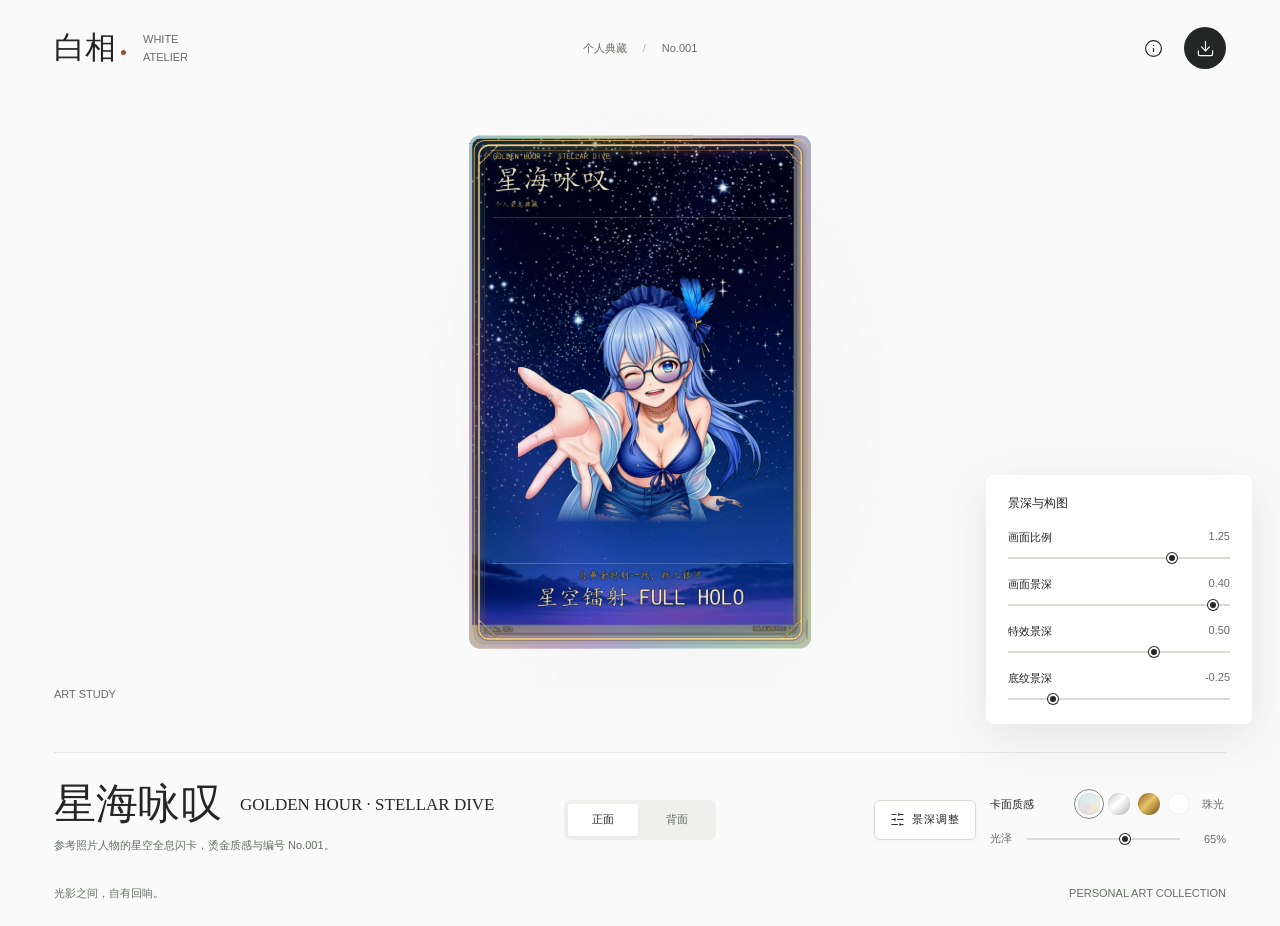
<file: holo-card-001/index.html>
<!doctype html>
<html lang="zh-CN">
  <head>
    <meta charset="utf-8" />
    <meta name="viewport" content="width=device-width,initial-scale=1" />
    <meta name="theme-color" content="#fafafa" />
    <link rel="icon" href="data:," />
    <title>白相 · White Atelier</title>
    <link rel="stylesheet" href="./style.css" />
  </head>
  <body>
    <header class="masthead">
      <a class="wordmark" href="./" aria-label="白相首页"
        ><span class="wordmark-cn">白相<span class="brand-dot"></span></span
        ><span class="wordmark-en">WHITE ATELIER</span></a
      >
      <span class="collection-label"
        >个人典藏 <span>/</span> <span id="edition">STUDY 001</span></span
      >
      <div class="header-actions">
        <button
          class="icon-button"
          id="info"
          aria-label="作品信息"
          title="作品信息"
          disabled
        >
          <i data-lucide="info"></i>
        </button>
        <button
          class="icon-button save-button"
          id="save"
          aria-label="保存卡片图片"
          title="保存卡片图片"
          disabled
        >
          <i data-lucide="download"></i>
        </button>
      </div>
    </header>
    <main>
      <section class="gallery" aria-label="卡片展台">
        <div
          class="stage"
          id="stage"
          tabindex="0"
          role="group"
          aria-label="可旋转的全息卡片"
        >
          <div id="loading" class="loading" role="status">
            <span class="loading-line"></span><span>正在装裱作品</span>
          </div>
        </div>
        <div class="stage-note" aria-hidden="true">
          <span>ART STUDY</span><span id="view-label">01 / FRONT</span>
        </div>
        <div class="parameter-panel" id="parameter-panel">
          <div class="panel-heading">
            <span>景深与构图</span>
          </div>
          <label class="range-row" for="scale"
            ><span>画面比例</span><output id="scale-value"></output
            ><input id="scale" type="range" min="0.95" max="1.35" step="0.01"
          /></label>
          <label class="range-row" for="depth"
            ><span>画面景深</span><output id="depth-value"></output
            ><input id="depth" type="range" min="-0.45" max="0.45" step="0.01"
          /></label>
          <label class="range-row" for="fx-depth"
            ><span>特效景深</span><output id="fx-depth-value"></output
            ><input id="fx-depth" type="range" min="-0.3" max="0.9" step="0.01"
          /></label>
          <label class="range-row" for="bg-depth"
            ><span>底纹景深</span><output id="bg-depth-value"></output
            ><input id="bg-depth" type="range" min="-0.4" max="0.4" step="0.01"
          /></label>
        </div>
      </section>
      <section class="artwork-bar" aria-label="作品与材质">
        <div class="artwork-title">
          <div class="title-line">
            <h1 id="card-title">BOND</h1>
            <span id="subtitle">共生</span>
          </div>
          <p id="description">光与影，彼此相依。</p>
        </div>
        <div class="face-picker" role="group" aria-label="卡片朝向">
          <button id="front" aria-pressed="true" disabled>正面</button
          ><button id="back" aria-pressed="false" disabled>背面</button>
        </div>
        <div class="finish-cluster">
          <button
            id="depth-toggle"
            class="depth-toggle"
            type="button"
            aria-controls="parameter-panel"
            aria-expanded="true"
            aria-label="显示或隐藏景深调整"
            title="显示或隐藏景深调整"
          >
            <i data-lucide="sliders-horizontal"></i><span>景深调整</span>
          </button>
          <div class="finish-control">
          <div class="finish-heading">
            <span>卡面质感</span>
            <div class="swatches" role="group" aria-label="卡面材质">
              <button
                class="swatch pearl"
                data-finish="pearl"
                aria-pressed="true"
                aria-label="珠光"
                title="珠光"
                disabled
              ></button
              ><button
                class="swatch silver"
                data-finish="silver"
                aria-pressed="false"
                aria-label="银箔"
                title="银箔"
                disabled
              ></button
              ><button
                class="swatch gold"
                data-finish="gold"
                aria-pressed="true"
                aria-label="烫金"
                title="烫金"
                disabled
              ></button
              ><button
                class="swatch original"
                data-finish="original"
                aria-pressed="false"
                aria-label="原画"
                title="原画"
                disabled
              ></button>
            </div>
            <span id="finish-name">烫金</span>
          </div>
          <label class="foil-row" for="foil"
            ><span>光泽</span
            ><input
              id="foil"
              type="range"
              min="0"
              max="1"
              step="0.01"
              value="0.52"
              disabled
            /><output id="foil-value">52%</output></label
          >
          </div>
        </div>
      </section>
    </main>
    <footer class="footer">
      <span>光影之间，自有回响。</span><span>PERSONAL ART COLLECTION</span>
    </footer>
    <dialog id="about" aria-labelledby="about-title">
      <button
        id="close-about"
        class="icon-button modal-close"
        aria-label="关闭作品信息"
        title="关闭作品信息"
      >
        <i data-lucide="x"></i>
      </button>
      <p class="dialog-mark">白相</p>
      <h2 id="about-title">共生 / BOND</h2>
      <p id="about-description"></p>
      <dl>
        <div>
          <dt>来源</dt>
          <dd>用户提供的参考作品</dd>
        </div>
        <div>
          <dt>呈现</dt>
          <dd>个人艺术卡片习作</dd>
        </div>
        <div>
          <dt>编号</dt>
          <dd id="about-edition">STUDY 001</dd>
        </div>
      </dl>
    </dialog>
    <div id="notice" role="status" class="notice" hidden></div>
    <script type="module" src="./app.bundle.js"></script>
  </body>
</html>
</file>
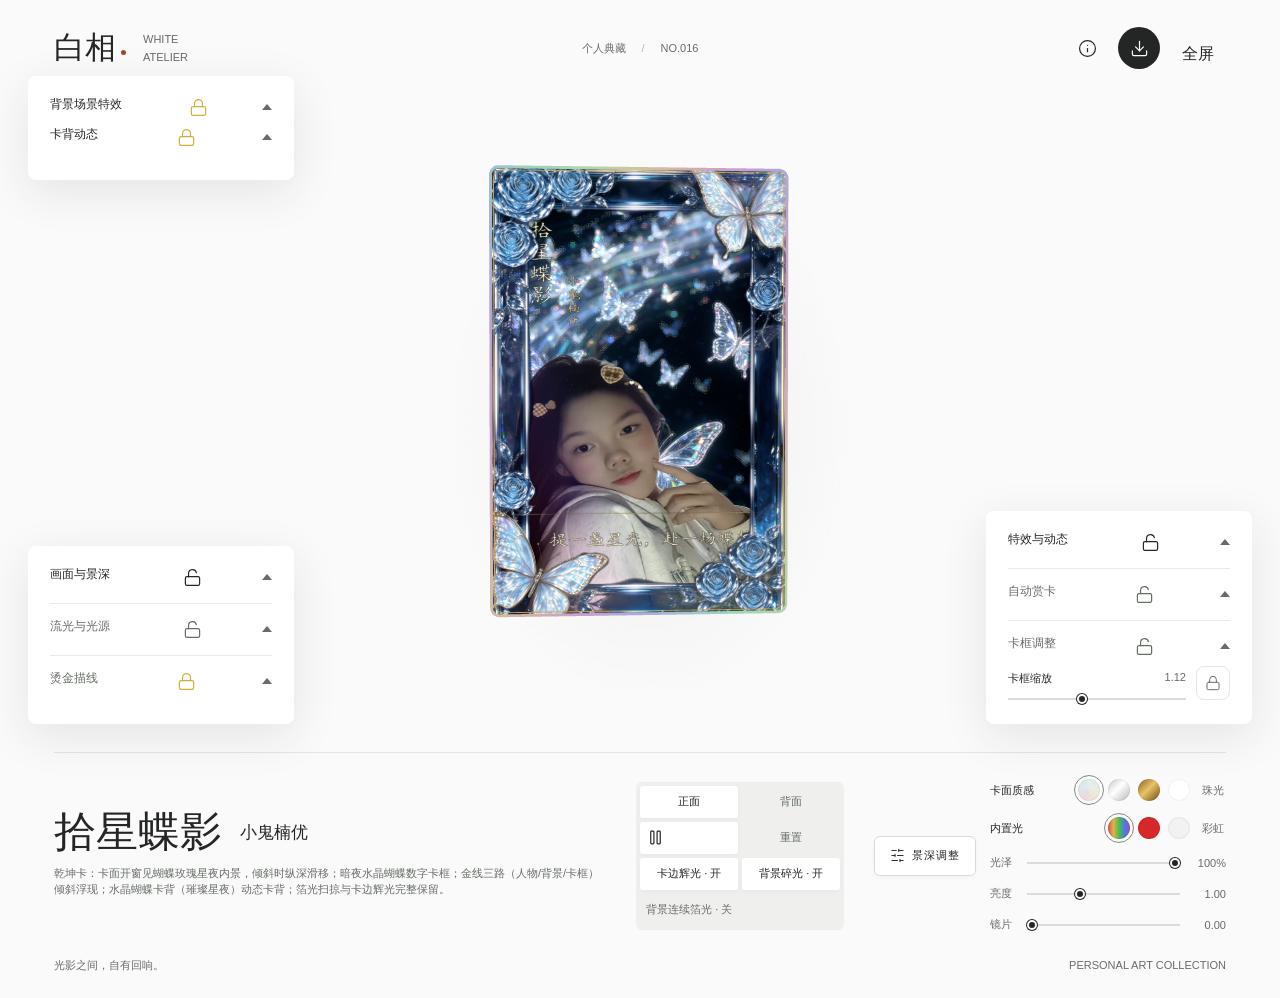
<file: holo-card-016/index.html>
<!doctype html>
<html lang="zh-CN">
  <head>
    <meta charset="utf-8" />
    <meta name="viewport" content="width=device-width,initial-scale=1" />
    <meta name="theme-color" content="#fafafa" />
    <link rel="icon" href="data:," />
    <title>白相 · White Atelier</title>
    <link rel="stylesheet" href="./style.css" />
    <!-- 2026-10-25：删除 head 里的重复 bundle 引用（body 尾已有一份，ES module 按 URL 去重，此处纯冗余） -->
  </head>
  <body>
    <header class="masthead">
      <a class="wordmark" href="./" aria-label="白相首页"
        ><span class="wordmark-cn">白相<span class="brand-dot"></span></span
        ><span class="wordmark-en">WHITE ATELIER</span></a
      >
      <span class="collection-label"
        >个人典藏 <span>/</span> <span id="edition">STUDY 001</span></span
      >
      <div class="header-actions">
        <button
          class="icon-button"
          id="info"
          aria-label="作品信息"
          title="作品信息"
          disabled
        >
          <i data-lucide="info"></i>
        </button>
        <button
          class="icon-button save-button"
          id="save"
          aria-label="保存卡片图片"
          title="保存卡片图片"
          disabled
        >
          <i data-lucide="download"></i>
        </button>
        <button
          class="icon-button"
          id="fs"
          style="width: auto; padding: 0 12px; gap: 6px"
          aria-label="全屏查看"
          title="全屏查看（也可按 F 键）"
        >
          <i data-lucide="maximize"></i><span>全屏</span>
        </button>
      </div>
    </header>
    <main>
      <section class="gallery" aria-label="卡片展台">
        <div
          class="stage"
          id="stage"
          tabindex="0"
          role="group"
          aria-label="可旋转的全息卡片"
        >
          <div id="loading" class="loading" role="status">
            <span class="loading-line"></span><span>正在装裱作品</span>
          </div>
        </div>
        <div class="stage-note" aria-hidden="true">
          <span>ART STUDY</span><span id="view-label">01 / FRONT</span>
        </div>
        <div class="parameter-panel panel-left" id="parameter-panel">
          <div class="panel-heading">
            <span>画面与景深</span>
          </div>
          <label class="range-row" for="scale"
            ><span>画面比例</span><output id="scale-value"></output
            ><input id="scale" type="range" min="0.62" max="1.35" step="0.01"
          /></label>
          <label class="range-row" for="depth"
            ><span>画面景深</span><output id="depth-value"></output
            ><input id="depth" type="range" min="-2.5" max="2.5" step="0.01"
          /></label>
          <label class="range-row" for="bg-depth"
            ><span>底纹景深</span><output id="bg-depth-value"></output
            ><input id="bg-depth" type="range" min="-3.5" max="1.0" step="0.01"
          /></label>
          <label class="range-row" for="reveal-glow" id="reveal-glow-row" hidden
            ><span>显影辉光</span><output id="reveal-glow-value"></output
            ><input id="reveal-glow" type="range" min="0" max="1" step="0.01"
          /></label>
          <div class="panel-heading panel-sub"><span>流光与光源</span></div>
          <label class="range-row" for="sweep-soft"
            ><span>流光柔度</span><output id="sweep-soft-value"></output
            ><input id="sweep-soft" type="range" min="0" max="1" step="0.01"
          /></label>
          <label class="range-row" for="sweep-gain"
            ><span>流光强度</span><output id="sweep-gain-value"></output
            ><input id="sweep-gain" type="range" min="0.2" max="1.5" step="0.01"
          /></label>
          <label class="range-row" for="spot-gain"
            ><span>光源亮度</span><output id="spot-gain-value"></output
            ><input id="spot-gain" type="range" min="0" max="1" step="0.01" value="0.55"
          /></label>
          <label class="range-row" for="spot-radius"
            ><span>光斑大小</span><output id="spot-radius-value"></output
            ><input id="spot-radius" type="range" min="0.12" max="0.7" step="0.01" value="0.32"
          /></label>
          <div class="panel-heading panel-sub"><span>烫金描线</span></div>
          <label class="range-row" for="foil-line"
            ><span>描线强度</span><output id="foil-line-value"></output
            ><input id="foil-line" type="range" min="0" max="2" step="0.01" value="1"
          /></label>
          <div class="foil-line-switches">
            <button id="foil-line-subject" aria-pressed="false" disabled>主体描线 · 关</button>
            <button id="foil-line-bg" aria-pressed="false" disabled>背景描线 · 关</button>
            <button id="foil-line-border" aria-pressed="false" disabled>卡框描线 · 关</button>
            <button id="foil-line-text" aria-pressed="false" disabled>文字描金 · 关</button>
          </div>
        </div>
        <div class="parameter-panel panel-right" id="parameter-panel-2">
          <div class="panel-heading">
            <span>特效与动态</span>
          </div>
          <label class="range-row" for="fx-depth"
            ><span>特效景深</span><output id="fx-depth-value"></output
            ><input id="fx-depth" type="range" min="-0.3" max="0.9" step="0.01"
          /></label>
          <label class="range-row" for="fx-scale"
            ><span>特效比例</span><output id="fx-scale-value"></output
            ><input id="fx-scale" type="range" min="0.6" max="1.8" step="0.01"
          /></label>
          <div class="panel-heading panel-sub"><span>自动赏卡</span></div>
          <label class="range-row" for="sway-yaw"
            ><span>摇摆幅度</span><output id="sway-yaw-value"></output
            ><input id="sway-yaw" type="range" min="0" max="0.6" step="0.01"
          /></label>
          <label class="range-row" for="sway-pitch"
            ><span>俯仰幅度</span><output id="sway-pitch-value"></output
            ><input id="sway-pitch" type="range" min="0" max="0.2" step="0.005"
          /></label>
          <label class="range-row" for="sway-speed"
            ><span>摇摆节奏</span><output id="sway-speed-value"></output
            ><input id="sway-speed" type="range" min="0.2" max="2.5" step="0.05"
          /></label>
          <label class="range-row" for="tilt" id="tilt-row" hidden
            ><span>倾斜显影</span><output id="tilt-value">0%</output
            ><input id="tilt" type="range" min="0" max="1" step="0.01" value="0"
          /></label>
          <div class="panel-heading panel-sub"><span>卡框调整</span></div>
          <div class="border-control" id="border-control" hidden>
            <label class="range-row" for="border-scale">
              <span>卡框缩放</span><output id="border-scale-value"></output>
              <input id="border-scale" type="range" min="0.5" max="2" step="0.01" value="1" />
            </label>
            <button
              id="border-lock"
              class="icon-button lock-button"
              type="button"
              aria-pressed="false"
              aria-label="锁定卡框缩放"
              title="锁定卡框缩放"
            >
              <i data-lucide="lock"></i>
            </button>
          </div>
        </div>
        <div class="parameter-panel panel-left" id="parameter-panel-3">
          <div class="panel-heading" id="backfx-heading" hidden>
            <span>背景场景特效</span>
          </div>
          <div id="backfx-control" hidden>
            <div class="face-picker" id="backfx-picker" role="group" aria-label="背景场景特效"></div>
            <div id="backfx-body">
            <label class="range-row" for="backfx-intensity"
              ><span>强度</span><output id="backfx-intensity-value">0%</output
              ><input
                id="backfx-intensity"
                type="range"
                min="0"
                max="1"
                step="0.01"
                value="0"
            /></label>
            <div id="backfx-params"></div>
            </div>
          </div>
          <div class="panel-heading" id="cardback-heading" hidden>
            <span>卡背动态</span>
          </div>
          <div id="cardback-control" hidden>
            <div id="cardback-params"></div>
          </div>
        </div>
      </section>
      <section class="artwork-bar" aria-label="作品与材质">
        <div class="artwork-title">
          <div class="title-line">
            <h1 id="card-title">BOND</h1>
            <span id="subtitle">共生</span>
          </div>
          <p id="description">光与影，彼此相依。</p>
        </div>
        <div class="face-picker face-picker-actions" role="group" aria-label="卡片朝向与动作">
          <button id="front" aria-pressed="true" disabled>正面</button
          ><button id="back" aria-pressed="false" disabled>背面</button
          ><button id="auto" aria-pressed="false" disabled>自动旋转</button
          ><button id="reset" aria-pressed="false" disabled>重置</button
          ><button id="edge-glow" aria-pressed="true" disabled>卡边辉光 · 开</button
          ><button id="bg-flake" aria-pressed="true" disabled>背景碎光 · 开</button
          ><button id="bg-foil" aria-pressed="false" disabled>背景连续箔光 · 开</button>
        </div>
        <div class="finish-cluster">
          <button
            id="depth-toggle"
            class="depth-toggle"
            type="button"
            aria-controls="parameter-panel parameter-panel-2 parameter-panel-3"
            aria-expanded="true"
            aria-label="显示或隐藏景深调整"
            title="显示或隐藏景深调整"
          >
            <i data-lucide="sliders-horizontal"></i><span>景深调整</span>
          </button>
          <div class="finish-control">
          <div class="finish-heading">
            <span>卡面质感</span>
            <div class="swatches" role="group" aria-label="卡面材质">
              <button
                class="swatch pearl"
                data-finish="pearl"
                aria-pressed="true"
                aria-label="珠光"
                title="珠光"
                disabled
              ></button
              ><button
                class="swatch silver"
                data-finish="silver"
                aria-pressed="false"
                aria-label="银箔"
                title="银箔"
                disabled
              ></button
              ><button
                class="swatch gold"
                data-finish="gold"
                aria-pressed="false"
                aria-label="烫金"
                title="烫金"
                disabled
              ></button
              ><button
                class="swatch original"
                data-finish="original"
                aria-pressed="false"
                aria-label="原画"
                title="原画"
                disabled
              ></button>
            </div>
            <span id="finish-name">烫金</span>
          </div>
          <div class="finish-heading">
            <span>内置光</span>
            <div class="swatches" role="group" aria-label="内置光">
              <button class="swatch" data-light="rainbow" aria-pressed="true" aria-label="彩虹光" title="彩虹光" style="background:linear-gradient(90deg,#e04a4a,#e0b24a,#4ac04a,#4a7de0,#a04ac0)"></button
              ><button class="swatch" data-light="red" aria-pressed="false" aria-label="红光" title="红光" style="background:#d62828"></button
              ><button class="swatch" data-light="white" aria-pressed="false" aria-label="白光" title="白光" style="background:#f2f2f2"></button>
            </div>
            <span id="light-name">彩虹</span>
          </div>
          <label class="foil-row" for="foil"
            ><span>光泽</span
            ><input
              id="foil"
              type="range"
              min="0"
              max="1"
              step="0.01"
              value="0.52"
              disabled
            /><output id="foil-value">52%</output></label
          >
          <label class="foil-row" for="glint"
            ><span>亮度</span
            ><input
              id="glint"
              type="range"
              min="0"
              max="3"
              step="0.01"
              value="1"
            /><output id="glint-value">1.00</output></label
          >
          <label class="foil-row" for="lens"
            ><span>镜片</span
            ><input
              id="lens"
              type="range"
              min="0"
              max="1"
              step="0.01"
              value="0"
            /><output id="lens-value">0.00</output></label
          >
          </div>
        </div>
      </section>
    </main>
    <footer class="footer">
      <span>光影之间，自有回响。</span><span>PERSONAL ART COLLECTION</span>
    </footer>
    <dialog id="about" aria-labelledby="about-title">
      <button
        id="close-about"
        class="icon-button modal-close"
        aria-label="关闭作品信息"
        title="关闭作品信息"
      >
        <i data-lucide="x"></i>
      </button>
      <p class="dialog-mark">白相</p>
      <h2 id="about-title">共生 / BOND</h2>
      <p id="about-description"></p>
      <dl>
        <div>
          <dt>来源</dt>
          <dd>用户提供的参考作品</dd>
        </div>
        <div>
          <dt>呈现</dt>
          <dd>个人艺术卡片习作</dd>
        </div>
        <div>
          <dt>编号</dt>
          <dd id="about-edition">STUDY 001</dd>
        </div>
      </dl>
    </dialog>
    <div id="notice" role="status" class="notice" hidden></div>
    <script type="module" src="./app.bundle.js?v20261025175721"></script>
  </body>
</html>
</file>
<file: holo-card-001/style.css>
@font-face {
  font-family: Atelier;
  src: url("[data-uri]") format("woff2");
  font-weight: 500;
  font-display: swap;
}
:root {
  color-scheme: light;
  --paper: #fafafa;
  --ink: #242625;
  --muted: #666d65;
  --line: #e4e6e3;
  --accent: #a34829;
  --focus: #42645b;
  --control: #f0f1ee;
  font-family: "Helvetica Neue", "PingFang SC", "Microsoft YaHei", sans-serif;
  color: var(--ink);
  background: var(--paper);
  font-synthesis: none;
  letter-spacing: 0;
}
* {
  box-sizing: border-box;
}
body {
  margin: 0;
  min-width: 320px;
}
button,
input,
a {
  -webkit-tap-highlight-color: transparent;
}
button {
  font: inherit;
  color: inherit;
  cursor: pointer;
}
button:disabled {
  opacity: 0.4;
  cursor: wait;
}
button,
a,
input {
  touch-action: manipulation;
}
button {
  border: 0;
  background: none;
}
button:focus-visible,
a:focus-visible,
[tabindex]:focus-visible {
  outline: 2px solid var(--focus);
  outline-offset: 5px;
}
input:focus-visible {
  outline: 2px solid var(--focus);
  outline-offset: 5px;
}
::selection {
  background: #e6ddd7;
  color: #242625;
}
button,
a {
  color: inherit;
}
a {
  text-decoration: none;
}
svg {
  width: 19px;
  height: 19px;
  stroke-width: 1.5;
  display: block;
}
button svg {
  pointer-events: none;
}
[hidden] {
  display: none !important;
}
.masthead {
  height: 96px;
  display: grid;
  grid-template-columns: 1fr auto 1fr;
  align-items: center;
  padding: 0 54px;
  position: relative;
  z-index: 2;
}
.wordmark {
  display: flex;
  align-items: center;
  gap: 17px;
  width: max-content;
}
.wordmark-cn {
  font-family: "Songti SC", "STSong", serif;
  font-size: 31px;
  position: relative;
  white-space: nowrap;
}
.brand-dot {
  display: inline-block;
  width: 5px;
  height: 5px;
  background: var(--accent);
  border-radius: 50%;
  margin: 0 0 3px 5px;
}
.wordmark-en {
  font-size: 11px;
  font-weight: 500;
  color: var(--muted);
  max-width: 60px;
  line-height: 1.65;
}
.collection-label {
  font-size: 11px;
  color: var(--muted);
  display: flex;
  gap: 16px;
  align-items: center;
  font-variant-numeric: tabular-nums;
}
.collection-label > span:first-child {
  color: #b4b8b2;
}
.header-actions {
  justify-self: end;
  display: flex;
  gap: 10px;
}
.icon-button {
  width: 42px;
  height: 42px;
  display: inline-grid;
  place-items: center;
  border-radius: 50%;
  transition:
    background 0.18s,
    color 0.18s;
}
.icon-button:hover:not(:disabled) {
  background: #e9ebe6;
}
.icon-button[aria-pressed="true"] {
  color: var(--accent);
  background: #f1eae5;
}
.save-button {
  background: var(--ink);
  color: #fff;
}
.save-button:hover:not(:disabled) {
  background: #474a44;
  color: white;
}
.gallery {
  height: calc(100svh - 278px);
  min-height: 440px;
  max-height: 850px;
  position: relative;
}
.stage {
  position: absolute;
  inset: 0 0 30px;
  outline-offset: -10px !important;
  cursor: grab;
  touch-action: pan-y;
}
.stage.dragging {
  cursor: grabbing;
  touch-action: none;
}
.stage canvas {
  width: 100%;
  height: 100%;
  display: block;
}
/* CSS-3D fallback card (WebGL unavailable): layered 3D without the engine.
   background/effects/subject/text float at their own translateZ offsets, the
   whole card tilts under the pointer and flips to a gold back. */
.fallback3d {
  position: absolute;
  inset: 0;
  perspective: 1000px;
  display: flex;
  align-items: center;
  justify-content: center;
  padding: 26px 40px;
}
.flipper3d {
  position: relative;
  height: 100%;
  aspect-ratio: 2 / 3;
  max-width: 100%;
  transform-style: preserve-3d;
  will-change: transform;
}
.card3d {
  position: absolute;
  inset: 0;
  transform-style: preserve-3d;
  will-change: transform;
}
.face3d {
  position: absolute;
  inset: 0;
  transform-style: preserve-3d;
  backface-visibility: hidden;
  -webkit-backface-visibility: hidden;
  box-shadow:
    0 30px 60px -22px rgba(36, 38, 37, 0.4),
    0 6px 14px rgba(36, 38, 37, 0.14);
}
.layer3d {
  position: absolute;
  inset: 0;
  will-change: transform;
}
.layer3d img {
  position: absolute;
  inset: 0;
  width: 100%;
  height: 100%;
  object-fit: cover;
  display: block;
}
/* Gold-foil laminate: per-finish tint + a cursor-following sheen. */
.foil3d {
  position: absolute;
  inset: 0;
  transform: translateZ(0);
  pointer-events: none;
  opacity: var(--foil-amount, 0.6);
}
.foil3d::after {
  content: "";
  position: absolute;
  inset: 0;
  background: radial-gradient(
    55% 40% at var(--mx, 50%) var(--my, 45%),
    rgba(255, 238, 190, 0.65),
    transparent 70%
  );
  mix-blend-mode: screen;
}
.finish-gold .foil3d {
  background: linear-gradient(
    118deg,
    rgba(230, 180, 80, 0.55),
    rgba(201, 162, 74, 0.18) 45%,
    rgba(255, 244, 210, 0.12) 70%
  );
  mix-blend-mode: overlay;
}
.finish-silver .foil3d {
  background: linear-gradient(
    118deg,
    rgba(210, 214, 220, 0.5),
    rgba(180, 186, 192, 0.16) 45%,
    rgba(245, 248, 252, 0.14) 70%
  );
  mix-blend-mode: soft-light;
}
.finish-pearl .foil3d {
  background: linear-gradient(
    118deg,
    rgba(255, 255, 255, 0.4),
    rgba(200, 205, 215, 0.12) 50%,
    rgba(255, 255, 255, 0.3) 75%
  );
  mix-blend-mode: soft-light;
}
.finish-original .foil3d {
  display: none;
}
.back3d {
  transform: rotateY(180deg);
  background: linear-gradient(135deg, #d8b45e, #f0d89a 38%, #b78a3a 70%, #e3c06b);
}
.back3d::before {
  content: "";
  position: absolute;
  inset: 0;
  background: repeating-linear-gradient(
    115deg,
    rgba(255, 255, 255, 0.14) 0 2px,
    transparent 2px 14px
  );
}
.back-mark {
  position: absolute;
  inset: 0;
  display: flex;
  align-items: center;
  justify-content: center;
  font-family: Atelier, "Songti SC", serif;
  font-size: 34px;
  letter-spacing: 0.3em;
  color: rgba(90, 62, 12, 0.85);
}
@media (max-width: 760px) {
  .fallback3d {
    padding: 18px 22px;
  }
  .flipper3d {
    width: 100%;
    height: auto;
    aspect-ratio: 2 / 3;
  }
}
.stage-note {
  position: absolute;
  inset: auto 54px 18px;
  pointer-events: none;
  display: flex;
  justify-content: space-between;
  font-size: 11px;
  color: var(--muted);
  font-variant-numeric: tabular-nums;
}
.tools {
  position: absolute;
  left: 50%;
  bottom: 0;
  transform: translateX(-50%);
  display: flex;
  align-items: center;
  gap: 7px;
  height: 48px;
  z-index: 3;
  background: var(--paper);
}
.tool-divider {
  height: 17px;
  width: 1px;
  background: var(--line);
  margin: 0 6px;
}
.tools .icon-button {
  width: 40px;
  height: 40px;
}
.loading {
  position: absolute;
  inset: 0;
  display: flex;
  flex-direction: column;
  align-items: center;
  justify-content: center;
  gap: 20px;
  font-size: 12px;
  color: var(--muted);
  white-space: pre-line;
  text-align: center;
  padding: 24px;
}
.loading-line {
  width: 50px;
  height: 1px;
  background: var(--ink);
  animation: loading 1.3s ease-in-out infinite;
  transform-origin: center;
}
.loading.error {
  color: var(--accent);
  gap: 16px;
}
.loading.error button {
  border-bottom: 1px solid currentColor;
  padding: 6px;
}
.parameter-panel {
  /* Anchored to the viewport so the depth controls sit in the free space at the far
     right, clear of the card. (Inside .tools an absolute box can only be placed
     relative to the centred toolbar, which put it on top of the artwork.) The bottom
     offset keeps it clear of the artwork bar's finish swatches and foil slider. */
  position: fixed;
  z-index: 5;
  right: 28px;
  bottom: 176px;
  width: 266px;
  padding: 20px 22px 24px;
  background: #fff;
  border-radius: 8px;
  box-shadow: 0 12px 45px #20261b1a;
}
/* Beside the card the floating panel needs roughly 300px of clear margin; narrower
   than that it stacks under the stage instead of covering the artwork. */
@media (min-width: 761px) and (max-width: 960px) {
  .parameter-panel {
    position: static;
    transform: none;
    width: calc(100% - 48px);
    margin: 28px auto 0;
    box-shadow: none;
    background: #f1f2ee;
  }
}
.panel-heading {
  display: flex;
  align-items: center;
  justify-content: space-between;
  font-size: 12px;
  margin-bottom: 13px;
}
.small {
  width: 26px;
  height: 26px;
}
.small svg {
  width: 16px;
  height: 16px;
}
.range-row {
  display: grid;
  grid-template-columns: 1fr auto;
  gap: 12px;
  font-size: 11px;
  margin-top: 18px;
}
.range-row output {
  font-variant-numeric: tabular-nums;
  color: var(--muted);
}
.range-row input {
  grid-column: 1/-1;
  width: 100%;
  margin: 0;
}
.artwork-bar {
  margin: 34px 54px 0;
  border-top: 1px solid var(--line);
  padding-top: 26px;
  display: grid;
  grid-template-columns: 1fr auto 1fr;
  align-items: center;
  gap: 30px;
  min-height: 108px;
}
.title-line {
  display: flex;
  align-items: center;
  gap: 18px;
}
.title-line h1 {
  font:
    500 42px/0.95 Atelier,
    Georgia,
    serif;
  margin: 0;
  overflow-wrap: anywhere;
  max-width: 22ch;
}
.title-line > span {
  font-family: "Songti SC", "STSong", serif;
  font-size: 17px;
  flex-shrink: 0;
}
.artwork-title p {
  font-size: 11px;
  color: var(--muted);
  margin: 12px 0 0;
  line-height: 1.5;
}
.face-picker {
  display: flex;
  align-items: center;
  gap: 4px;
  background: #eff0ed;
  padding: 4px;
  border-radius: 6px;
}
.face-picker button {
  min-width: 70px;
  height: 32px;
  border-radius: 3px;
  color: var(--muted);
  font-size: 11px;
}
.face-picker button[aria-pressed="true"] {
  background: white;
  color: var(--ink);
  box-shadow: 0 2px 5px #21251c08;
}
/* Right column of the artwork bar: the depth-panel switch sits directly beside the
   finish control, so both read as one cluster. */
.finish-cluster {
  display: flex;
  align-items: center;
  gap: 14px;
  justify-self: end;
}
.depth-toggle {
  display: inline-flex;
  align-items: center;
  gap: 7px;
  height: 40px;
  padding: 0 15px;
  border: 1px solid var(--line);
  border-radius: 6px;
  background: var(--control);
  color: var(--muted);
  font-size: 11px;
  letter-spacing: 0.08em;
  cursor: pointer;
}
.depth-toggle svg {
  width: 15px;
  height: 15px;
}
.depth-toggle:hover {
  color: var(--ink);
}
.depth-toggle[aria-expanded="true"] {
  background: white;
  color: var(--ink);
  border-color: #d8dbd5;
  box-shadow: 0 2px 5px #21251c08;
}
.finish-control {
  width: 236px;
  justify-self: end;
  display: grid;
  gap: 16px;
}
.finish-heading {
  display: flex;
  align-items: center;
  font-size: 11px;
  gap: 12px;
}
.finish-heading > span:first-child {
  margin-right: auto;
}
.finish-heading > span:last-child {
  min-width: 24px;
  color: var(--muted);
  font-size: 11px;
}
.swatches {
  display: flex;
  align-items: center;
  gap: 8px;
}
.swatch {
  width: 22px;
  height: 22px;
  border-radius: 50%;
  position: relative;
  box-shadow: inset 0 0 0 1px #0000000e;
}
.swatch[aria-pressed="true"]:after {
  content: "";
  position: absolute;
  inset: -4px;
  border: 1px solid #858b81;
  border-radius: 50%;
}
.swatch.pearl {
  background: conic-gradient(
    from 30deg,
    #e5edef,
    #ecebd6,
    #eddae1,
    #dce9ed,
    #e5edef
  );
}
.swatch.silver {
  background: linear-gradient(135deg, #c3c6c4, #fff 44%, #b4b9b6);
}
.swatch.gold {
  background: linear-gradient(135deg, #8a5a1c, #e8c468 46%, #6f4a12);
}
.swatch.original {
  background: #fff;
}
.foil-row {
  display: flex;
  align-items: center;
  gap: 15px;
  font-size: 11px;
  color: var(--muted);
}
.foil-row input {
  width: 100%;
  min-width: 40px;
  margin: 0;
}
.foil-row output {
  min-width: 31px;
  text-align: right;
  font-variant-numeric: tabular-nums;
}
.foil-row > span {
  white-space: nowrap;
}
input[type="range"] {
  appearance: none;
  height: 2px;
  background: #daddd6;
  border: 0;
  accent-color: var(--ink);
  cursor: pointer;
}
input[type="range"]::-webkit-slider-thumb {
  appearance: none;
  width: 10px;
  height: 10px;
  border-radius: 50%;
  background: var(--ink);
  border: 2px solid var(--paper);
  box-shadow: 0 0 0 1px var(--ink);
}
input[type="range"]::-moz-range-thumb {
  width: 7px;
  height: 7px;
  border-radius: 50%;
  background: var(--ink);
  border: 1px solid var(--paper);
}
.footer {
  height: 66px;
  margin: 0 54px;
  display: flex;
  justify-content: space-between;
  align-items: center;
  font-size: 11px;
  color: var(--muted);
}
.footer span:last-child {
  font-size: 11px;
}
.notice {
  position: fixed;
  bottom: 26px;
  left: 50%;
  transform: translateX(-50%);
  background: var(--ink);
  color: white;
  padding: 13px 23px;
  border-radius: 6px;
  font-size: 12px;
  z-index: 30;
  max-width: calc(100% - 32px);
  text-align: center;
}
dialog {
  border: 0;
  border-radius: 8px;
  max-width: calc(100% - 40px);
  width: 400px;
  padding: 40px;
  box-shadow: 0 20px 90px #20261b29;
  color: var(--ink);
  background: #fff;
}
dialog::backdrop {
  background: #30342d33;
}
.modal-close {
  position: absolute;
  right: 14px;
  top: 14px;
}
.dialog-mark {
  font:
    27px "Songti SC",
    serif;
  margin: 0 0 34px;
}
dialog h2 {
  font:
    500 27px Atelier,
    "Songti SC",
    serif;
}
dialog > p:not(.dialog-mark) {
  font-size: 13px;
  color: var(--muted);
  line-height: 1.8;
}
dialog dl {
  margin: 30px 0 0;
  padding-top: 14px;
  border-top: 1px solid var(--line);
}
dialog dl > div {
  display: flex;
  justify-content: space-between;
  margin: 13px 0;
  font-size: 11px;
}
dialog dt {
  color: var(--muted);
}
dialog dd {
  margin: 0;
}
dialog h2,
dialog dd {
  overflow-wrap: anywhere;
}
@keyframes loading {
  50% {
    transform: scaleX(0.35);
    opacity: 0.35;
  }
}
@media (min-width: 1600px) {
  .masthead {
    padding: 0 72px;
  }
  .artwork-bar,
  .footer {
    margin-left: 72px;
    margin-right: 72px;
  }
  .stage-note {
    left: 72px;
    right: 72px;
  }
}
@media (max-width: 760px) {
  .masthead {
    height: 78px;
    padding: 0 24px;
    grid-template-columns: 1fr auto;
  }
  .wordmark-cn {
    font-size: 27px;
  }
  .wordmark {
    gap: 12px;
  }
  .wordmark-en {
    font-size: 11px;
  }
  .collection-label {
    display: none;
  }
  .header-actions {
    gap: 5px;
  }
  .header-actions .icon-button {
    width: 38px;
    height: 38px;
  }
  .gallery {
    height: calc(100svh - 330px);
    min-height: 375px;
    max-height: 680px;
  }
  .stage {
    bottom: 42px;
  }
  .stage-note {
    display: none;
  }
  .stage-note > span:first-child {
    display: none;
  }
  .stage-note > span:last-child {
    margin-left: auto;
  }
  .tools {
    bottom: 0;
  }
  .artwork-bar {
    margin: 20px 24px 0;
    padding-top: 24px;
    grid-template-columns: 1fr auto;
    gap: 25px 14px;
    min-height: 0;
  }
  .title-line {
    gap: 13px;
  }
  .title-line h1 {
    font-size: 34px;
  }
  .title-line > span {
    font-size: 15px;
  }
  .artwork-title p {
    font-size: 11px;
    margin-top: 9px;
  }
  .face-picker button {
    min-width: 51px;
    height: 30px;
  }
  /* The depth switch turned .finish-cluster into the grid item, so the cluster — not
     .finish-control — has to own the second row on a phone. Without this the auto
     column claimed ~316px, squeezed the 1fr title column past the bar and wrapped
     景深调整 one glyph per line (~114px of horizontal overflow at 390px). */
  .finish-cluster {
    grid-column: 1/-1;
    width: 100%;
    flex-wrap: wrap;
    justify-content: space-between;
  }
  .finish-control {
    flex: 1 1 100%;
    grid-template-columns: 1fr 1fr;
    gap: 30px;
  }
  .finish-heading {
    gap: 10px;
  }
  .finish-heading > span:first-child {
    font-size: 11px;
  }
  .finish-heading > span:last-child {
    display: none;
  }
  .swatch {
    width: 19px;
    height: 19px;
  }
  .swatches {
    gap: 10px;
  }
  .foil-row {
    gap: 11px;
  }
  .footer {
    height: 62px;
    margin: 0 24px;
    font-size: 11px;
  }
  .footer span:last-child {
    font-size: 11px;
  }
  .parameter-panel {
    position: static;
    transform: none;
    width: calc(100% - 48px);
    margin: 28px auto 0;
    box-shadow: none;
    background: #f1f2ee;
  }
}
@media (max-width: 365px) {
  .masthead {
    padding: 0 18px;
  }
  .artwork-bar,
  .footer {
    margin-left: 18px;
    margin-right: 18px;
  }
  .finish-control {
    gap: 20px;
  }
  .wordmark-en {
    display: none;
  }
  .face-picker button {
    min-width: 46px;
  }
  .title-line h1 {
    font-size: 30px;
  }
}
@media (prefers-reduced-motion: reduce) {
  *,
  *:before,
  *:after {
    animation: none !important;
    transition: none !important;
    scroll-behavior: auto !important;
  }
}
</file>
<file: holo-card-016/style.css>
@font-face {
  font-family: Atelier;
  src: url("[data-uri]") format("woff2");
  font-weight: 500;
  font-display: swap;
}
:root {
  color-scheme: light;
  --paper: #fafafa;
  --ink: #242625;
  --muted: #666d65;
  --line: #e4e6e3;
  --accent: #a34829;
  --focus: #42645b;
  --control: #f0f1ee;
  font-family: "Helvetica Neue", "PingFang SC", "Microsoft YaHei", sans-serif;
  color: var(--ink);
  background: var(--paper);
  font-synthesis: none;
  letter-spacing: 0;
}
* {
  box-sizing: border-box;
}
body {
  margin: 0;
  min-width: 320px;
}
button,
input,
a {
  -webkit-tap-highlight-color: transparent;
}
button {
  font: inherit;
  color: inherit;
  cursor: pointer;
}
button:disabled {
  opacity: 0.4;
  cursor: wait;
}
button,
a,
input {
  touch-action: manipulation;
}
button {
  border: 0;
  background: none;
}
button:focus-visible,
a:focus-visible,
[tabindex]:focus-visible {
  outline: 2px solid var(--focus);
  outline-offset: 5px;
}
input:focus-visible {
  outline: 2px solid var(--focus);
  outline-offset: 5px;
}
::selection {
  background: #e6ddd7;
  color: #242625;
}
button,
a {
  color: inherit;
}
a {
  text-decoration: none;
}
svg {
  width: 19px;
  height: 19px;
  stroke-width: 1.5;
  display: block;
}
button svg {
  pointer-events: none;
}
[hidden] {
  display: none !important;
}
.masthead {
  height: 96px;
  display: grid;
  grid-template-columns: 1fr auto 1fr;
  align-items: center;
  padding: 0 54px;
  position: relative;
  z-index: 2;
}
.wordmark {
  display: flex;
  align-items: center;
  gap: 17px;
  width: max-content;
}
.wordmark-cn {
  font-family: "Songti SC", "STSong", serif;
  font-size: 31px;
  position: relative;
  white-space: nowrap;
}
.brand-dot {
  display: inline-block;
  width: 5px;
  height: 5px;
  background: var(--accent);
  border-radius: 50%;
  margin: 0 0 3px 5px;
}
.wordmark-en {
  font-size: 11px;
  font-weight: 500;
  color: var(--muted);
  max-width: 60px;
  line-height: 1.65;
}
.collection-label {
  font-size: 11px;
  color: var(--muted);
  display: flex;
  gap: 16px;
  align-items: center;
  font-variant-numeric: tabular-nums;
}
.collection-label > span:first-child {
  color: #b4b8b2;
}
.header-actions {
  justify-self: end;
  display: flex;
  gap: 10px;
}
.icon-button {
  width: 42px;
  height: 42px;
  display: inline-grid;
  place-items: center;
  border-radius: 50%;
  transition:
    background 0.18s,
    color 0.18s;
}
.icon-button:hover:not(:disabled) {
  background: #e9ebe6;
}
.icon-button[aria-pressed="true"] {
  color: var(--accent);
  background: #f1eae5;
}
.save-button {
  background: var(--ink);
  color: #fff;
}
.save-button:hover:not(:disabled) {
  background: #474a44;
  color: white;
}
.gallery {
  height: calc(100svh - 278px);
  min-height: 440px;
  max-height: none;
  position: relative;
}
.gallery:fullscreen {
  height: 100vh;
  max-height: none;
}
.gallery:fullscreen .stage {
  inset: 0;
}
.stage {
  position: absolute;
  inset: 0 0 30px;
  outline-offset: -10px !important;
  cursor: grab;
  touch-action: pan-y;
}
.stage.dragging {
  cursor: grabbing;
  touch-action: none;
}
.stage canvas {
  width: 100%;
  height: 100%;
  display: block;
}
/* CSS-3D fallback card (WebGL unavailable): layered 3D without the engine.
   background/effects/subject/text float at their own translateZ offsets, the
   whole card tilts under the pointer and flips to a gold back. */
.fallback3d {
  position: absolute;
  inset: 0;
  perspective: 1000px;
  display: flex;
  align-items: center;
  justify-content: center;
  padding: 26px 40px;
}
.flipper3d {
  position: relative;
  height: 100%;
  aspect-ratio: 2 / 3;
  max-width: 100%;
  transform-style: preserve-3d;
  will-change: transform;
}
.card3d {
  position: absolute;
  inset: 0;
  transform-style: preserve-3d;
  will-change: transform;
}
.face3d {
  position: absolute;
  inset: 0;
  transform-style: preserve-3d;
  backface-visibility: hidden;
  -webkit-backface-visibility: hidden;
  box-shadow:
    0 30px 60px -22px rgba(36, 38, 37, 0.4),
    0 6px 14px rgba(36, 38, 37, 0.14);
}
.layer3d {
  position: absolute;
  inset: 0;
  will-change: transform;
}
.layer3d img {
  position: absolute;
  inset: 0;
  width: 100%;
  height: 100%;
  object-fit: cover;
  display: block;
}
/* Gold-foil laminate: per-finish tint + a cursor-following sheen. */
.foil3d {
  position: absolute;
  inset: 0;
  transform: translateZ(0);
  pointer-events: none;
  opacity: var(--foil-amount, 0.6);
}
.foil3d::after {
  content: "";
  position: absolute;
  inset: 0;
  background: radial-gradient(
    55% 40% at var(--mx, 50%) var(--my, 45%),
    rgba(255, 238, 190, 0.65),
    transparent 70%
  );
  mix-blend-mode: screen;
}
.finish-gold .foil3d {
  background: linear-gradient(
    118deg,
    rgba(230, 180, 80, 0.55),
    rgba(201, 162, 74, 0.18) 45%,
    rgba(255, 244, 210, 0.12) 70%
  );
  mix-blend-mode: overlay;
}
.finish-silver .foil3d {
  background: linear-gradient(
    118deg,
    rgba(210, 214, 220, 0.5),
    rgba(180, 186, 192, 0.16) 45%,
    rgba(245, 248, 252, 0.14) 70%
  );
  mix-blend-mode: soft-light;
}
.finish-pearl .foil3d {
  background: linear-gradient(
    118deg,
    rgba(255, 255, 255, 0.4),
    rgba(200, 205, 215, 0.12) 50%,
    rgba(255, 255, 255, 0.3) 75%
  );
  mix-blend-mode: soft-light;
}
.finish-original .foil3d {
  display: none;
}
.back3d {
  transform: rotateY(180deg);
  background: linear-gradient(135deg, #d8b45e, #f0d89a 38%, #b78a3a 70%, #e3c06b);
}
.back3d::before {
  content: "";
  position: absolute;
  inset: 0;
  background: repeating-linear-gradient(
    115deg,
    rgba(255, 255, 255, 0.14) 0 2px,
    transparent 2px 14px
  );
}
.back-mark {
  position: absolute;
  inset: 0;
  display: flex;
  align-items: center;
  justify-content: center;
  font-family: Atelier, "Songti SC", serif;
  font-size: 34px;
  letter-spacing: 0.3em;
  color: rgba(90, 62, 12, 0.85);
}
@media (max-width: 760px) {
  .fallback3d {
    padding: 18px 22px;
  }
  .flipper3d {
    width: 100%;
    height: auto;
    aspect-ratio: 2 / 3;
  }
}
.stage-note {
  position: absolute;
  inset: auto 54px 18px;
  pointer-events: none;
  display: flex;
  justify-content: space-between;
  font-size: 11px;
  color: var(--muted);
  font-variant-numeric: tabular-nums;
}
.tools {
  position: absolute;
  left: 50%;
  bottom: 0;
  transform: translateX(-50%);
  display: flex;
  align-items: center;
  gap: 7px;
  height: 48px;
  z-index: 3;
  background: var(--paper);
}
.tool-divider {
  height: 17px;
  width: 1px;
  background: var(--line);
  margin: 0 6px;
}
.tools .icon-button {
  width: 40px;
  height: 40px;
}
.loading {
  position: absolute;
  inset: 0;
  display: flex;
  flex-direction: column;
  align-items: center;
  justify-content: center;
  gap: 20px;
  font-size: 12px;
  color: var(--muted);
  white-space: pre-line;
  text-align: center;
  padding: 24px;
}
.loading-line {
  width: 50px;
  height: 1px;
  background: var(--ink);
  animation: loading 1.3s ease-in-out infinite;
  transform-origin: center;
}
.loading.error {
  color: var(--accent);
  gap: 16px;
}
.loading.error button {
  border-bottom: 1px solid currentColor;
  padding: 6px;
}
.parameter-panel {
  /* Anchored to the viewport so the depth controls sit in the free space at the far
     LEFT, clear of the card (2026-10-16 用户要求：本轮面板放左边；此前是 right:28px)。
     (Inside .tools an absolute box can only be placed relative to the centred
     toolbar, which put it on top of the artwork.) The bottom offset keeps it clear
     of the artwork bar's finish swatches and foil slider. */
  position: fixed;
  z-index: 5;
  bottom: 176px;
  width: 266px;
  padding: 20px 22px 24px;
  background: #fff;
  border-radius: 8px;
  box-shadow: 0 12px 45px #20261b1a;
  /* 「上下滑都滑不了」的根因修复：position:fixed 的面板一旦内容超高，
     顶部会顶出视口之外，而 fixed 元素不随页面滚动，用户根本够不着。
     限高 + 面板内滚动，保证任何窗口高度下都够得着。 */
  max-height: calc(100svh - 300px);
  overflow-y: auto;
  overscroll-behavior: contain;
}
/* 参数分两栏：卡片居中时左右各占一条，单栏高度减半，不再挤成一坨。 */
.parameter-panel.panel-left {
  left: 28px;
  right: auto;
}
.parameter-panel.panel-right {
  right: 28px;
  left: auto;
}
/* Beside the card the floating panel needs roughly 300px of clear margin; narrower
   than that it stacks under the stage instead of covering the artwork. */
@media (min-width: 761px) and (max-width: 960px) {
  .parameter-panel {
    position: static;
    transform: none;
    width: calc(100% - 48px);
    margin: 28px auto 0;
    box-shadow: none;
    background: #f1f2ee;
    /* 回到文档流后由页面滚动承载，不再需要面板内限高 */
    max-height: none;
    overflow: visible;
  }
}
.panel-heading {
  display: flex;
  align-items: center;
  justify-content: space-between;
  font-size: 12px;
  margin-bottom: 13px;
}
/* 面板内的分组小标题（如「自动赏卡」）：与主标题之间加一条分隔线，
   避免两段滑轨连成一片分不清归属。 */
.panel-heading.panel-sub {
  margin-top: 20px;
  padding-top: 14px;
  border-top: 1px solid #e8eae3;
  color: var(--muted);
}
.small {
  width: 26px;
  height: 26px;
}
.small svg {
  width: 16px;
  height: 16px;
}
.range-row {
  display: grid;
  grid-template-columns: 1fr auto;
  gap: 12px;
  font-size: 11px;
  margin-top: 18px;
}
.range-row output {
  font-variant-numeric: tabular-nums;
  color: var(--muted);
}
.range-row input {
  grid-column: 1/-1;
  width: 100%;
  margin: 0;
}
.artwork-bar {
  margin: 34px 54px 0;
  border-top: 1px solid var(--line);
  padding-top: 26px;
  display: grid;
  grid-template-columns: 1fr auto auto;
  align-items: center;
  gap: 30px;
  min-height: 108px;
}
.title-line {
  display: flex;
  align-items: center;
  gap: 18px;
}
.title-line h1 {
  font:
    500 42px/0.95 Atelier,
    Georgia,
    serif;
  margin: 0;
  overflow-wrap: anywhere;
  max-width: 22ch;
}
.title-line > span {
  font-family: "Songti SC", "STSong", serif;
  font-size: 17px;
  flex-shrink: 0;
}
.artwork-title p {
  font-size: 11px;
  color: var(--muted);
  margin: 12px 0 0;
  line-height: 1.5;
}
.face-picker {
  flex-wrap: wrap;
  display: flex;
  align-items: center;
  gap: 4px;
  background: #eff0ed;
  padding: 4px;
  border-radius: 6px;
}
.face-picker button {
  min-width: 70px;
  height: 32px;
  border-radius: 3px;
  color: var(--muted);
  font-size: 11px;
}
.face-picker button[aria-pressed="true"] {
  background: white;
  color: var(--ink);
  box-shadow: 0 2px 5px #21251c08;
}
/* Right column of the artwork bar: the depth-panel switch sits directly beside the
   finish control, so both read as one cluster. */
.finish-cluster {
  display: flex;
  align-items: center;
  gap: 14px;
  align-self: start;
}
.face-picker-actions {
  display: grid;
  grid-template-columns: 1fr 1fr;
  gap: 4px;
}
.depth-toggle {
  display: inline-flex;
  align-items: center;
  gap: 7px;
  height: 40px;
  padding: 0 15px;
  border: 1px solid var(--line);
  border-radius: 6px;
  background: var(--control);
  color: var(--muted);
  font-size: 11px;
  letter-spacing: 0.08em;
  cursor: pointer;
}
.depth-toggle svg {
  width: 15px;
  height: 15px;
}
.depth-toggle:hover {
  color: var(--ink);
}
.depth-toggle[aria-expanded="true"] {
  background: white;
  color: var(--ink);
  border-color: #d8dbd5;
  box-shadow: 0 2px 5px #21251c08;
}
.finish-control {
  width: 236px;
  justify-self: end;
  display: grid;
  gap: 16px;
}
.finish-heading {
  display: flex;
  align-items: center;
  font-size: 11px;
  gap: 12px;
}
.finish-heading > span:first-child {
  margin-right: auto;
}
.finish-heading > span:last-child {
  min-width: 24px;
  color: var(--muted);
  font-size: 11px;
}
.swatches {
  display: flex;
  align-items: center;
  gap: 8px;
}
.swatch {
  width: 22px;
  height: 22px;
  border-radius: 50%;
  position: relative;
  box-shadow: inset 0 0 0 1px #0000000e;
}
.swatch[aria-pressed="true"]:after {
  content: "";
  position: absolute;
  inset: -4px;
  border: 1px solid #858b81;
  border-radius: 50%;
}
.swatch.pearl {
  background: conic-gradient(
    from 30deg,
    #e5edef,
    #ecebd6,
    #eddae1,
    #dce9ed,
    #e5edef
  );
}
.swatch.silver {
  background: linear-gradient(135deg, #c3c6c4, #fff 44%, #b4b9b6);
}
.swatch.gold {
  background: linear-gradient(135deg, #8a5a1c, #e8c468 46%, #6f4a12);
}
.swatch.original {
  background: #fff;
}
.foil-row {
  display: flex;
  align-items: center;
  gap: 15px;
  font-size: 11px;
  color: var(--muted);
}
.foil-row input {
  width: 100%;
  min-width: 40px;
  margin: 0;
}
.foil-row output {
  min-width: 31px;
  text-align: right;
  font-variant-numeric: tabular-nums;
}
.foil-row > span {
  white-space: nowrap;
}
input[type="range"] {
  appearance: none;
  height: 2px;
  background: #daddd6;
  border: 0;
  accent-color: var(--ink);
  cursor: pointer;
}
input[type="range"]::-webkit-slider-thumb {
  appearance: none;
  width: 10px;
  height: 10px;
  border-radius: 50%;
  background: var(--ink);
  border: 2px solid var(--paper);
  box-shadow: 0 0 0 1px var(--ink);
}
input[type="range"]::-moz-range-thumb {
  width: 7px;
  height: 7px;
  border-radius: 50%;
  background: var(--ink);
  border: 1px solid var(--paper);
}
.footer {
  height: 66px;
  margin: 0 54px;
  display: flex;
  justify-content: space-between;
  align-items: center;
  font-size: 11px;
  color: var(--muted);
}
.footer span:last-child {
  font-size: 11px;
}
.notice {
  position: fixed;
  bottom: 26px;
  left: 50%;
  transform: translateX(-50%);
  background: var(--ink);
  color: white;
  padding: 13px 23px;
  border-radius: 6px;
  font-size: 12px;
  z-index: 30;
  max-width: calc(100% - 32px);
  text-align: center;
}
dialog {
  border: 0;
  border-radius: 8px;
  max-width: calc(100% - 40px);
  width: 400px;
  padding: 40px;
  box-shadow: 0 20px 90px #20261b29;
  color: var(--ink);
  background: #fff;
}
dialog::backdrop {
  background: #30342d33;
}
.modal-close {
  position: absolute;
  right: 14px;
  top: 14px;
}
.dialog-mark {
  font:
    27px "Songti SC",
    serif;
  margin: 0 0 34px;
}
dialog h2 {
  font:
    500 27px Atelier,
    "Songti SC",
    serif;
}
dialog > p:not(.dialog-mark) {
  font-size: 13px;
  color: var(--muted);
  line-height: 1.8;
}
dialog dl {
  margin: 30px 0 0;
  padding-top: 14px;
  border-top: 1px solid var(--line);
}
dialog dl > div {
  display: flex;
  justify-content: space-between;
  margin: 13px 0;
  font-size: 11px;
}
dialog dt {
  color: var(--muted);
}
dialog dd {
  margin: 0;
}
dialog h2,
dialog dd {
  overflow-wrap: anywhere;
}
@keyframes loading {
  50% {
    transform: scaleX(0.35);
    opacity: 0.35;
  }
}
@media (min-width: 1600px) {
  .masthead {
    padding: 0 72px;
  }
  .artwork-bar,
  .footer {
    margin-left: 72px;
    margin-right: 72px;
  }
  .stage-note {
    left: 72px;
    right: 72px;
  }
}
@media (max-width: 760px) {
  .masthead {
    height: 78px;
    padding: 0 24px;
    grid-template-columns: 1fr auto;
  }
  .wordmark-cn {
    font-size: 27px;
  }
  .wordmark {
    gap: 12px;
  }
  .wordmark-en {
    font-size: 11px;
  }
  .collection-label {
    display: none;
  }
  .header-actions {
    gap: 5px;
  }
  .header-actions .icon-button {
    width: 38px;
    height: 38px;
  }
  .gallery {
    height: calc(100svh - 330px);
    min-height: 375px;
    max-height: 680px;
  }
  .stage {
    bottom: 42px;
  }
  .stage-note {
    display: none;
  }
  .stage-note > span:first-child {
    display: none;
  }
  .stage-note > span:last-child {
    margin-left: auto;
  }
  .tools {
    bottom: 0;
  }
  .artwork-bar {
    margin: 20px 24px 0;
    padding-top: 24px;
    grid-template-columns: 1fr auto;
    gap: 25px 14px;
    min-height: 0;
  }
  .title-line {
    gap: 13px;
  }
  .title-line h1 {
    font-size: 34px;
  }
  .title-line > span {
    font-size: 15px;
  }
  .artwork-title p {
    font-size: 11px;
    margin-top: 9px;
  }
  .face-picker button {
    min-width: 51px;
    height: 30px;
  }
  /* The depth switch turned .finish-cluster into the grid item, so the cluster — not
     .finish-control — has to own the second row on a phone. Without this the auto
     column claimed ~316px, squeezed the 1fr title column past the bar and wrapped
     景深调整 one glyph per line (~114px of horizontal overflow at 390px). */
  .finish-cluster {
    grid-column: 1/-1;
    width: 100%;
    flex-wrap: wrap;
    justify-content: space-between;
  }
  .finish-control {
    flex: 1 1 100%;
    grid-template-columns: 1fr 1fr;
    gap: 30px;
  }
  .finish-heading {
    gap: 10px;
  }
  .finish-heading > span:first-child {
    font-size: 11px;
  }
  .finish-heading > span:last-child {
    display: none;
  }
  .swatch {
    width: 19px;
    height: 19px;
  }
  .swatches {
    gap: 10px;
  }
  .foil-row {
    gap: 11px;
  }
  .footer {
    height: 62px;
    margin: 0 24px;
    font-size: 11px;
  }
  .footer span:last-child {
    font-size: 11px;
  }
  .parameter-panel {
    position: static;
    transform: none;
    width: calc(100% - 48px);
    margin: 28px auto 0;
    box-shadow: none;
    background: #f1f2ee;
    /* 回到文档流后由页面滚动承载，不再需要面板内限高 */
    max-height: none;
    overflow: visible;
  }
}
@media (max-width: 365px) {
  .masthead {
    padding: 0 18px;
  }
  .artwork-bar,
  .footer {
    margin-left: 18px;
    margin-right: 18px;
  }
  .finish-control {
    gap: 20px;
  }
  .wordmark-en {
    display: none;
  }
  .face-picker button {
    min-width: 46px;
  }
  .title-line h1 {
    font-size: 30px;
  }
}
@media (prefers-reduced-motion: reduce) {
  *,
  *:before,
  *:after {
    animation: none !important;
    transition: none !important;
    scroll-behavior: auto !important;
  }
}

/* 卡框缩放滑轨 + 锁定（2026-10-17 新增）：仅在卡含独立卡框图层（assets.border）时出现 */
.border-control {
  display: flex;
  align-items: flex-end;
  gap: 10px;
  margin-top: 14px;
}
.border-control .range-row {
  flex: 1;
  margin-top: 0;
}
.lock-button {
  flex: 0 0 auto;
  width: 34px;
  height: 34px;
  padding: 0;
  display: inline-flex;
  align-items: center;
  justify-content: center;
  border: 1px solid var(--line, #e0e2db);
  border-radius: 8px;
  background: #fff;
  color: var(--muted, #8b9085);
  cursor: pointer;
  transition: background 0.15s, color 0.15s, border-color 0.15s;
}
.lock-button:hover {
  border-color: #c9a24a;
  color: #c9a24a;
}
.lock-button[aria-pressed="true"] {
  background: #2f3a2c;
  color: #fff;
  border-color: #2f3a2c;
}
.lock-button svg {
  width: 16px;
  height: 16px;
}

/* 面板收纳（2026-10-24）：分组标题可点击折叠/展开，防 fixed 面板超高顶出视口 */
.panel-heading.collapsible {
  cursor: pointer;
  user-select: none;
}
.panel-heading.collapsible::after {
  /* 纯 CSS 三角（Unicode ▾ 在界面字体下渲染成方块，弃用） */
  content: "";
  float: right;
  width: 0;
  height: 0;
  border-left: 5px solid transparent;
  border-right: 5px solid transparent;
  border-top: 6px solid var(--muted);
  margin-top: 7px;
}
.panel-heading.collapsible.collapsed::after {
  border-top: none;
  border-bottom: 6px solid var(--muted);
  margin-top: 4px;
}

/* 烫金描线三路开关（2026-10-24） */
.foil-line-switches {
  display: grid;
  grid-template-columns: 1fr;
  gap: 4px;
  margin: 8px 0 0;
}
.foil-line-switches button {
  height: 30px;
  border-radius: 3px;
  color: var(--muted);
  font-size: 11px;
  padding: 0;
}
.foil-line-switches button[aria-pressed="true"] {
  background: white;
  color: var(--ink);
  box-shadow: 0 2px 5px #21251c08;
}
</file>
